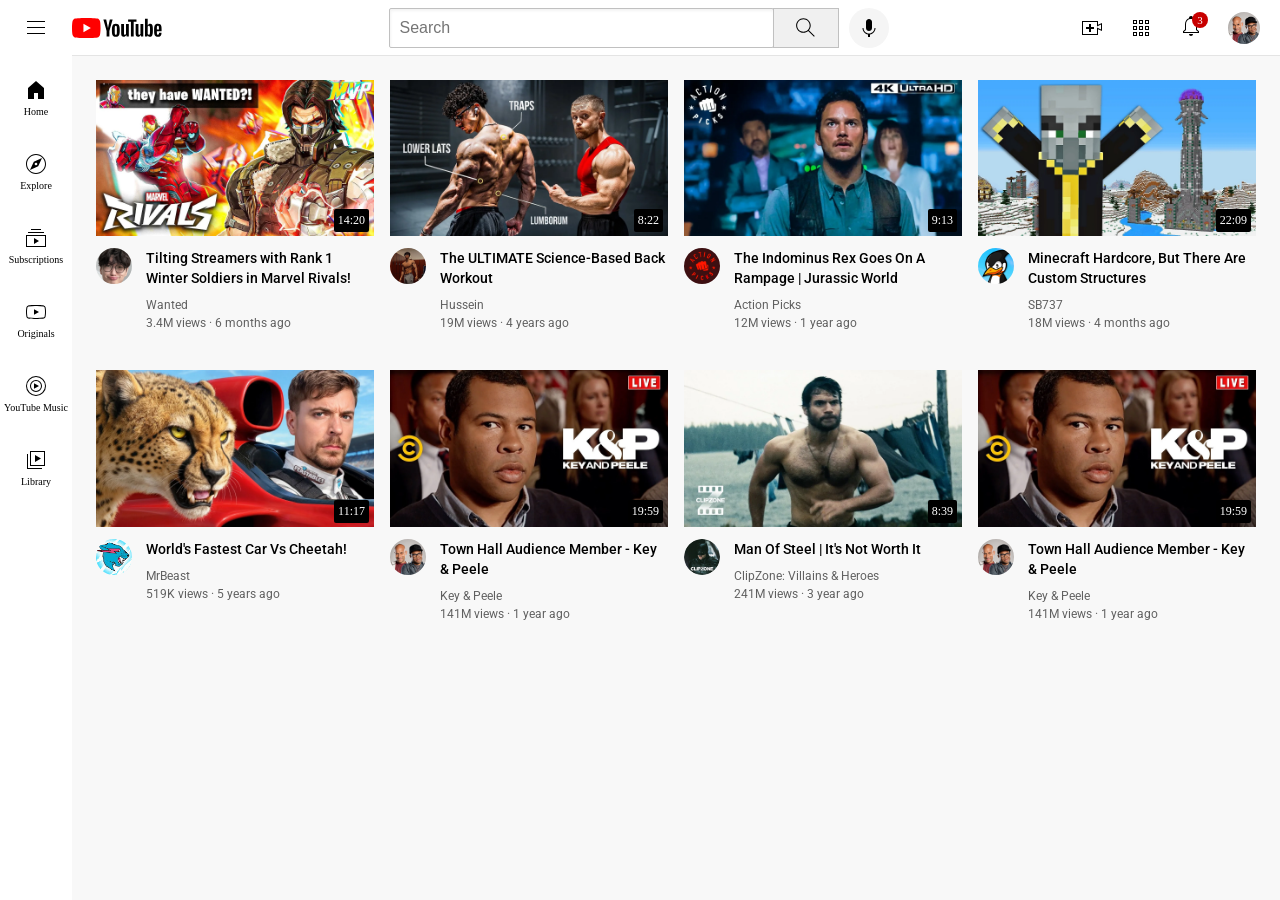
<file: index.html>
<!DOCTYPE html>
<html>
  <head>
    <title>UTube.com</title>

    <link rel="preconnect" href="https://fonts.googleapis.com">
    <link rel="preconnect" href="https://fonts.gstatic.com" crossorigin>
    <link href="https://fonts.googleapis.com/css2?family=Roboto:wght@400;500;700&display=swap" rel="stylesheet">

    <link rel="stylesheet" href="styles/general.css">
    <link rel="stylesheet" href="styles/header.css">
    <link rel="stylesheet" href="styles/video.css">
    <link rel="stylesheet" href="styles/sidebar.css">
  </head>
  <body>
    <header class="header">
      <div class="left-section">
        <img class="hamburger-menu" src="icons/hamburger-menu.svg">
        <img class="youtube-logo" src="icons/youtube-logo.svg">
      </div>
      <div class="middle-section">
        <input class="search-bar" type="text" placeholder="Search">
        <button class="search-button">
          <img class="search-icon" src="icons/search.svg">
          <div class="tooltip">Search</div>
        </button>
        <button class="voice-search-button">
          <img class="voice-search-icon" src="icons/voice-search-icon.svg">
          <div class="tooltip">Search with your voice</div>
        </button>
      </div>
      <div class="right-section">
        <div class="upload-icon-container">
          <img class="upload-icon" src="icons/upload.svg">
          <div class="tooltip">Create</div>
        </div>
        <img class="youtube-apps-icon" src="icons/youtube-apps.svg">
        <div class="notifications-icon-container">
          <img class="notifications-icon" src="icons/notifications.svg">
          <div class="notifications-count">3</div>
        </div>
        <img class="current-user-picture" src="logo/c-6.jpeg">
      </div>
    </header>

    <nav class="sidebar">
      <div class="sidebar-link">
        <img src="icons/home.svg">
        <div>Home</div>
      </div>
      <div class="sidebar-link">
        <img src="icons/explore.svg">
        <div>Explore</div>
      </div>
      <div class="sidebar-link">
        <img src="icons/subscriptions.svg">
        <div>Subscriptions</div>
      </div>
      <div class="sidebar-link">
        <img src="icons/originals.svg">
        <div>Originals</div>
      </div>
      <div class="sidebar-link">
        <img src="icons/youtube-music.svg">
        <div>YouTube Music</div>
      </div>
      <div class="sidebar-link">
        <img src="icons/library.svg">
        <div>Library</div>
      </div>
    </nav>

    <main>
      <section class="video-grid">
        <div class="video-preview">
          <div class="thumbnail-row">
            <img class="thumbnail" src="T/t-1.webp">
            <div class="video-time">14:20</div>
          </div>
          <div class="video-info-grid">
            <div class="channel-picture">
              <img class="profile-picture" src="logo/c-1.jpeg">
            </div>
            <div class="video-info">
              <p class="video-title">
                Tilting Streamers with Rank 1 Winter Soldiers in Marvel Rivals!
              </p>
              <p class="video-author">
                Wanted
              </p>
              <p class="video-stats">
                3.4M views &#183; 6 months ago
              </p>
            </div>
          </div>
        </div>

        <div class="video-preview">
          <div class="thumbnail-row">
            <img class="thumbnail" src="T/t-2.webp">
            <div class="video-time">8:22</div>
          </div>
          <div class="video-info-grid">
            <div class="channel-picture">
              <img class="profile-picture" src="logo/c-2.jpeg">
            </div>
            <div class="video-info">
              <p class="video-title">
                The ULTIMATE Science-Based Back Workout
              </p>
              <p class="video-author">
                Hussein
              </p>
              <p class="video-stats">
                19M views &#183; 4 years ago
              </p>
            </div>
          </div>
        </div>

        <div class="video-preview">
          <div class="thumbnail-row">
            <img class="thumbnail" src="T/t-3.webp">
            <div class="video-time">9:13</div>
          </div>
          <div class="video-info-grid">
            <div class="channel-picture">
              <img class="profile-picture" src="logo/c-3.jpeg">
            </div>
            <div class="video-info">
              <p class="video-title">
                The Indominus Rex Goes On A Rampage | Jurassic World 
              </p>
              <p class="video-author">
                Action Picks
              </p>
              <p class="video-stats">
                12M views &#183; 1 year ago
              </p>
            </div>
          </div>
        </div>

        <div class="video-preview">
          <div class="thumbnail-row">
            <img class="thumbnail" src="T/t-4.webp">
            <div class="video-time">22:09</div>
          </div>
          <div class="video-info-grid">
            <div class="channel-picture">
              <img class="profile-picture" src="logo/c-4.jpeg">
            </div>
            <div class="video-info">
              <p class="video-title">
                Minecraft Hardcore, But There Are Custom Structures
              </p>
              <p class="video-author">
                SB737
              </p>
              <p class="video-stats">
                18M views &#183; 4 months ago
              </p>
            </div>
          </div>
        </div>

        <div class="video-preview">
          <div class="thumbnail-row">
            <img class="thumbnail" src="T/t-5.webp">
            <div class="video-time">11:17</div>
          </div>
          <div class="video-info-grid">
            <div class="channel-picture">
              <img class="profile-picture" src="logo/c-5.jpeg">
            </div>
            <div class="video-info">
              <p class="video-title">
                World's Fastest Car Vs Cheetah!
              </p>
              <p class="video-author">
                MrBeast
              </p>
              <p class="video-stats">
                519K views &#183; 5 years ago
              </p>
            </div>
          </div>
        </div>

        <div class="video-preview">
          <div class="thumbnail-row">
            <img class="thumbnail" src="T/t-6.webp">
            <div class="video-time">19:59</div>
          </div>
          <div class="video-info-grid">
            <div class="channel-picture">
              <img class="profile-picture" src="logo/c-6.jpeg">
            </div>
            <div class="video-info">
              <p class="video-title">
                Town Hall Audience Member - Key & Peele
              </p>
              <p class="video-author">
                Key & Peele
              </p>
              <p class="video-stats">
                141M views &#183; 1 year ago
              </p>
            </div>
          </div>
        </div>

        <div class="video-preview">
          <div class="thumbnail-row">
            <img class="thumbnail" src="T/t-7.webp">
            <div class="video-time">8:39</div>
          </div>
          <div class="video-info-grid">
            <div class="channel-picture">
              <img class="profile-picture" src="logo/c-7.jpeg">
            </div>
            <div class="video-info">
              <p class="video-title">
                Man Of Steel | It's Not Worth It
              </p>
              <p class="video-author">
                ClipZone: Villains & Heroes
              </p>
              <p class="video-stats">
                241M views &#183; 3 year ago
              </p>
            </div>
          </div>
        </div>

        <div class="video-preview">
          <div class="thumbnail-row">
            <img class="thumbnail" src="T/t-6.webp">
            <div class="video-time">19:59</div>
          </div>
          <div class="video-info-grid">
            <div class="channel-picture">
              <img class="profile-picture" src="logo/c-6.jpeg">
            </div>
            <div class="video-info">
              <p class="video-title">
                Town Hall Audience Member - Key & Peele
              </p>
              <p class="video-author">
                Key & Peele
              </p>
              <p class="video-stats">
                141M views &#183; 1 year ago
              </p>
            </div>
          </div>
        </div>
      </section>
    </main>
  </body>
</html>
</file>
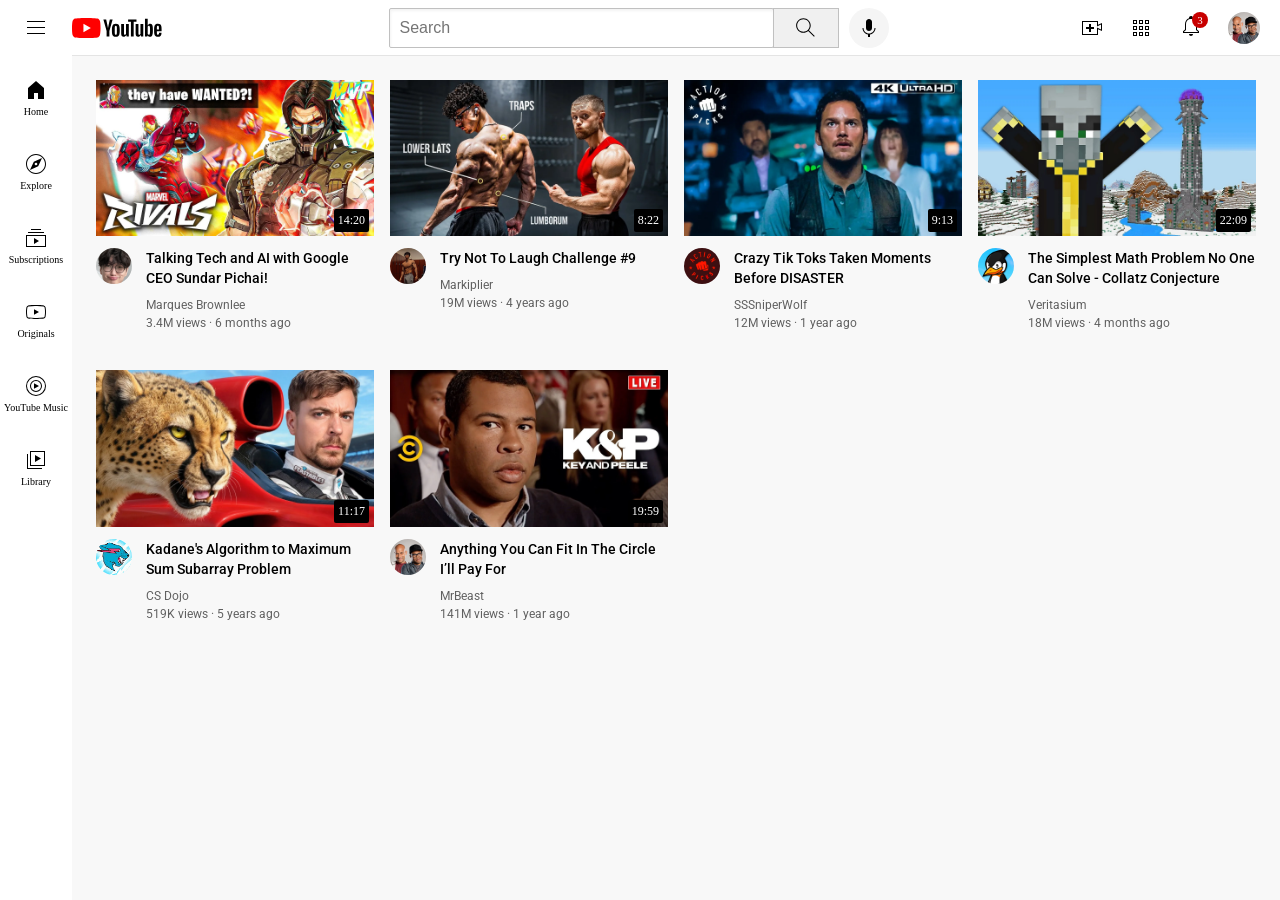
<file: Utube.html>
<!DOCTYPE html>
<html>
  <head>
    <title>UTube.com</title>

    <link rel="preconnect" href="https://fonts.googleapis.com">
    <link rel="preconnect" href="https://fonts.gstatic.com" crossorigin>
    <link href="https://fonts.googleapis.com/css2?family=Roboto:wght@400;500;700&display=swap" rel="stylesheet">

    <link rel="stylesheet" href="styles/general.css">
    <link rel="stylesheet" href="styles/header.css">
    <link rel="stylesheet" href="styles/video.css">
    <link rel="stylesheet" href="styles/sidebar.css">
  </head>
  <body>
    <header class="header">
      <div class="left-section">
        <img class="hamburger-menu" src="icons/hamburger-menu.svg">
        <img class="youtube-logo" src="icons/youtube-logo.svg">
      </div>
      <div class="middle-section">
        <input class="search-bar" type="text" placeholder="Search">
        <button class="search-button">
          <img class="search-icon" src="icons/search.svg">
          <div class="tooltip">Search</div>
        </button>
        <button class="voice-search-button">
          <img class="voice-search-icon" src="icons/voice-search-icon.svg">
          <div class="tooltip">Search with your voice</div>
        </button>
      </div>
      <div class="right-section">
        <div class="upload-icon-container">
          <img class="upload-icon" src="icons/upload.svg">
          <div class="tooltip">Create</div>
        </div>
        <img class="youtube-apps-icon" src="icons/youtube-apps.svg">
        <div class="notifications-icon-container">
          <img class="notifications-icon" src="icons/notifications.svg">
          <div class="notifications-count">3</div>
        </div>
        <img class="current-user-picture" src="logo/c-6.jpeg">
      </div>
    </header>

    <nav class="sidebar">
      <div class="sidebar-link">
        <img src="icons/home.svg">
        <div>Home</div>
      </div>
      <div class="sidebar-link">
        <img src="icons/explore.svg">
        <div>Explore</div>
      </div>
      <div class="sidebar-link">
        <img src="icons/subscriptions.svg">
        <div>Subscriptions</div>
      </div>
      <div class="sidebar-link">
        <img src="icons/originals.svg">
        <div>Originals</div>
      </div>
      <div class="sidebar-link">
        <img src="icons/youtube-music.svg">
        <div>YouTube Music</div>
      </div>
      <div class="sidebar-link">
        <img src="icons/library.svg">
        <div>Library</div>
      </div>
    </nav>

    <main>
      <section class="video-grid">
        <div class="video-preview">
          <div class="thumbnail-row">
            <img class="thumbnail" src="T/t-1.webp">
            <div class="video-time">14:20</div>
          </div>
          <div class="video-info-grid">
            <div class="channel-picture">
              <img class="profile-picture" src="logo/c-1.jpeg">
            </div>
            <div class="video-info">
              <p class="video-title">
                Talking Tech and AI with Google CEO Sundar Pichai!
              </p>
              <p class="video-author">
                Marques Brownlee
              </p>
              <p class="video-stats">
                3.4M views &#183; 6 months ago
              </p>
            </div>
          </div>
        </div>

        <div class="video-preview">
          <div class="thumbnail-row">
            <img class="thumbnail" src="T/t-2.webp">
            <div class="video-time">8:22</div>
          </div>
          <div class="video-info-grid">
            <div class="channel-picture">
              <img class="profile-picture" src="logo/c-2.jpeg">
            </div>
            <div class="video-info">
              <p class="video-title">
                Try Not To Laugh Challenge #9
              </p>
              <p class="video-author">
                Markiplier
              </p>
              <p class="video-stats">
                19M views &#183; 4 years ago
              </p>
            </div>
          </div>
        </div>

        <div class="video-preview">
          <div class="thumbnail-row">
            <img class="thumbnail" src="T/t-3.webp">
            <div class="video-time">9:13</div>
          </div>
          <div class="video-info-grid">
            <div class="channel-picture">
              <img class="profile-picture" src="logo/c-3.jpeg">
            </div>
            <div class="video-info">
              <p class="video-title">
                Crazy Tik Toks Taken Moments Before DISASTER
              </p>
              <p class="video-author">
                SSSniperWolf
              </p>
              <p class="video-stats">
                12M views &#183; 1 year ago
              </p>
            </div>
          </div>
        </div>

        <div class="video-preview">
          <div class="thumbnail-row">
            <img class="thumbnail" src="T/t-4.webp">
            <div class="video-time">22:09</div>
          </div>
          <div class="video-info-grid">
            <div class="channel-picture">
              <img class="profile-picture" src="logo/c-4.jpeg">
            </div>
            <div class="video-info">
              <p class="video-title">
                The Simplest Math Problem No One Can Solve - Collatz Conjecture
              </p>
              <p class="video-author">
                Veritasium
              </p>
              <p class="video-stats">
                18M views &#183; 4 months ago
              </p>
            </div>
          </div>
        </div>

        <div class="video-preview">
          <div class="thumbnail-row">
            <img class="thumbnail" src="T/t-5.webp">
            <div class="video-time">11:17</div>
          </div>
          <div class="video-info-grid">
            <div class="channel-picture">
              <img class="profile-picture" src="logo/c-5.jpeg">
            </div>
            <div class="video-info">
              <p class="video-title">
                Kadane's Algorithm to Maximum Sum Subarray Problem
              </p>
              <p class="video-author">
                CS Dojo
              </p>
              <p class="video-stats">
                519K views &#183; 5 years ago
              </p>
            </div>
          </div>
        </div>

        <div class="video-preview">
          <div class="thumbnail-row">
            <img class="thumbnail" src="T/t-6.webp">
            <div class="video-time">19:59</div>
          </div>
          <div class="video-info-grid">
            <div class="channel-picture">
              <img class="profile-picture" src="logo/c-6.jpeg">
            </div>
            <div class="video-info">
              <p class="video-title">
                Anything You Can Fit In The Circle I’ll Pay For
              </p>
              <p class="video-author">
                MrBeast
              </p>
              <p class="video-stats">
                141M views &#183; 1 year ago
              </p>
            </div>
          </div>
        </div>
      </section>
    </main>
  </body>
</html>
</file>
<file: styles/general.css>
p{
  font-family: Roboto,Arial;
  margin-top: 0;
  margin-bottom: 0;
}

body{
  margin: 0;
  padding-top: 80px;
  padding-left: 96px;
  padding-right: 24px;
  background-color: rgb(248, 248, 248);
}
</file>
<file: styles/header.css>
.header {
  height: 55px;

  display: flex;
  flex-direction: row;
  justify-content: space-between;

  position: fixed;
  top: 0;
  left: 0;
  right: 0;
  z-index: 100;

  background-color: white;
  border-bottom-width: 1px;
  border-bottom-style: solid;
  border-bottom-color: rgb(228, 228, 228);
}

.left-section {
  display: flex;
  align-items: center;
}

.hamburger-menu {
  height: 24px;
  margin-left: 24px;
  margin-right: 24px;
}

.youtube-logo {
  height: 20px;
}

.middle-section {
  flex: 1;
  margin-left: 70px;
  margin-right: 35px;
  max-width: 500px;
  display: flex;
  align-items: center;
}

.search-bar {
  flex: 1;
  height: 36px;
  padding-left: 10px;
  font-size: 16px;
  border: 1px solid rgb(192, 192, 192);
  border-radius: 2px;
  box-shadow: inset 1px 2px 3px rgba(0, 0, 0, 0.05);
  width: 0;
}

.search-bar::placeholder {
  font-size: 16px;
}

.search-button {
  height: 40px;
  width: 66px;
  background-color: rgb(240, 240, 240);
  border-width: 1px;
  border-style: solid;
  border-color: rgb(192, 192, 192);
  margin-left: -1px;
  margin-right: 10px;
}

.search-button,
.voice-search-button,
.upload-icon-container {
  display: flex;
  justify-content: center;
  align-items: center;
  position: relative;
}

.search-button .tooltip,
.voice-search-button .tooltip,
.upload-icon-container .tooltip {
  position: absolute;
  background-color: gray;
  color: white;
  padding-top: 4px;
  padding-bottom: 4px;
  padding-left: 8px;
  padding-right: 8px;
  border-radius: 2px;
  font-size: 12px;
  bottom: -30px;
  opacity: 0;
  transition: opacity 0.15s;
  pointer-events: none;
  white-space: nowrap;
}

.search-button:hover .tooltip,
.voice-search-button:hover .tooltip,
.upload-icon-container:hover .tooltip {
  opacity: 1;
}

.search-icon {
  height: 25px;
}

.voice-search-button {
  height: 40px;
  width: 40px;
  border-radius: 20px;
  border: none;
  background-color: rgb(245, 245, 245);
}

.voice-search-icon {
  height: 24px;
}

.right-section {
  width: 180px;
  margin-right: 20px;
  display: flex;
  align-items: center;
  justify-content: space-between;
  flex-shrink: 0;
}

.upload-icon {
  height: 24px;
}

.youtube-apps-icon {
  height: 24px;
}

.notifications-icon {
  height: 24px;
}

.notifications-icon-container {
  position: relative;
}

.notifications-count {
  position: absolute;
  top: -2px;
  right: -5px;
  background-color: rgb(200, 0, 0);
  color: white;
  font-size: 11px;
  padding-left: 5px;
  padding-right: 5px;
  padding-top: 2px;
  padding-bottom: 2px;
  border-radius: 10px;
}

.current-user-picture {
  height: 32px;
  border-radius: 16px;
}
</file>
<file: styles/video.css>
.thumbnail {
  width: 100%;
}

.video-title {
  margin-top: 0;
  font-size: 14px;
  font-weight: 500;
  line-height: 20px;
  margin-bottom: 10px;
}

.video-info-grid {
  display: grid;
  grid-template-columns: 50px 1fr;
}

.profile-picture {
  width: 36px;
  border-radius: 50px;
}

.thumbnail-row {
  margin-bottom: 8px;
  position: relative;
}

.video-author,
.video-stats {
  font-size: 12px;
  color: rgb(96, 96, 96);
}

.video-author {
  margin-bottom: 4px;
}

.video-grid {
  display: grid;
  grid-template-columns: 1fr 1fr 1fr;
  column-gap: 16px;
  row-gap: 40px;
}

@media (max-width: 750px) {
  .video-grid {
    grid-template-columns: 1fr 1fr;
  }
}

@media (min-width: 751px) and (max-width: 999px) {
  .video-grid {
    grid-template-columns: 1fr 1fr 1fr;
  }
}

@media (min-width: 1000px) {
  .video-grid {
    grid-template-columns: 1fr 1fr 1fr 1fr;
  }
}

.video-time {
  font-size: 12px;
  font-weight: 500;
  padding: 4px;
  border-radius: 2px;
  background-color: black;
  color: white;
  position: absolute;
  bottom: 8px;
  right: 5px;
}
</file>
<file: styles/sidebar.css>
.sidebar {
  position: fixed;
  left: 0;
  bottom: 0;
  top: 55px;
  background-color: white;
  width: 72px;
  z-index: 200;
  padding-top: 5px;
}

.sidebar-link {
  height: 74px;
  display: flex;
  justify-content: center;
  align-items: center;
  flex-direction: column;
  cursor: pointer;
}

.sidebar-link:hover {
  background-color: rgb(235, 235, 235);
}

.sidebar-link img {
  height: 24px;
  margin-bottom: 4px;
}

.sidebar-link div {
  font-size: 10px;
}
</file>
